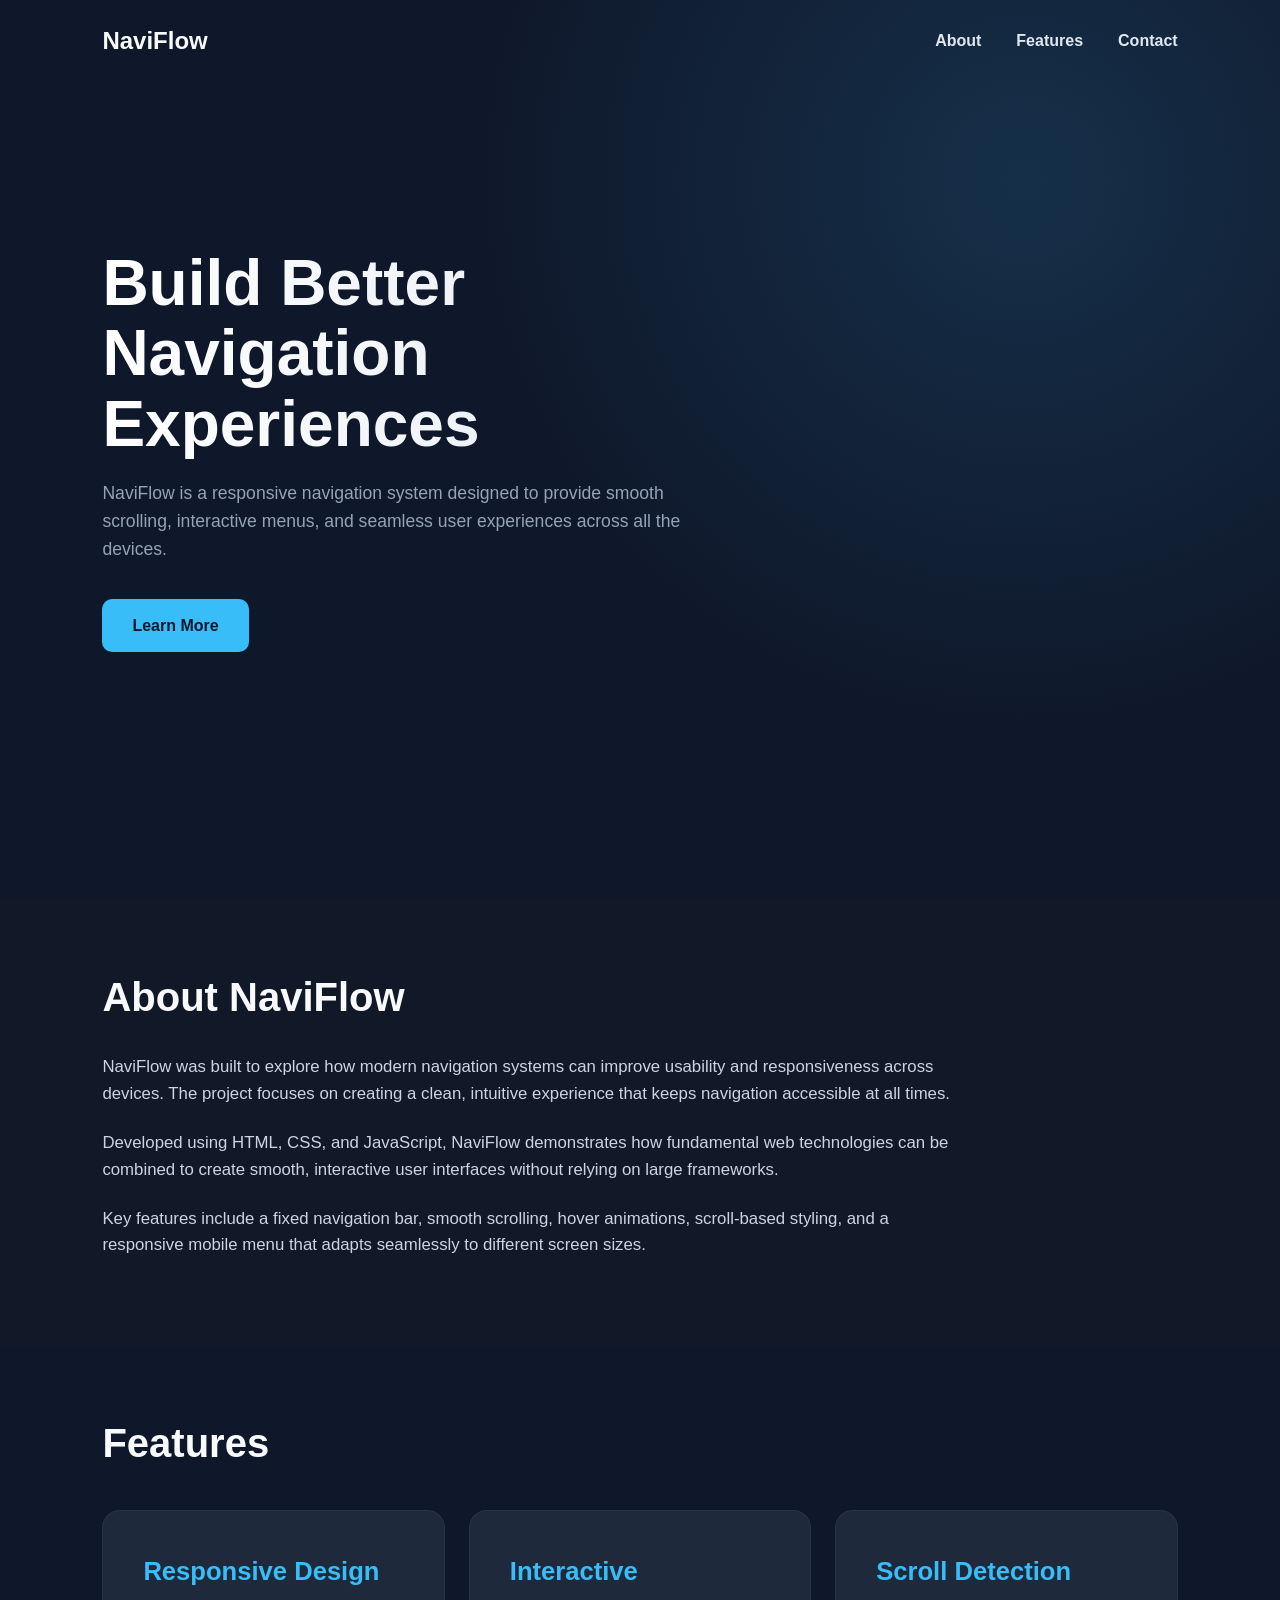
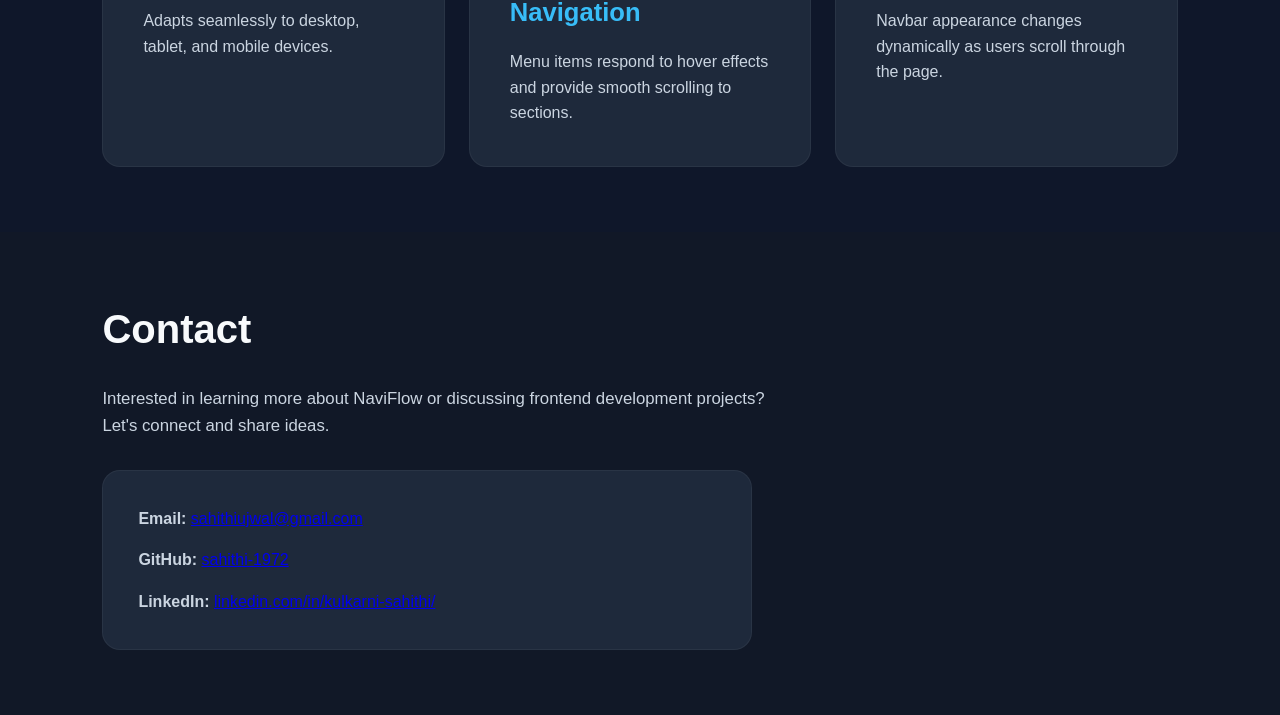
<file: Task1/index.html>
<!DOCTYPE html>
<html lang="en">
    <link href="https://fonts.googleapis.com/css2?family=Space+Grotesk:wght@500;700;800&display=swap" rel="stylesheet">
    <head>
        <meta charset="UTF-8">
        <meta name="viewport" content="width=device-width, initial-scale=1.0">
        <title>NaviFlow</title>
        <link rel="stylesheet" href="style.css">
    </head>
    <body>
        <nav>
            <div class ="logo">
                <h1>NaviFlow</h1>
            </div>
            <button class="hamburger">
                ☰
            </button>
            <ul class="nav-links">
                <li><a href="#about">About</a></li>
                <li><a href="#features">Features</a></li>
                <li><a href="#contact">Contact</a></li>
            </ul>   
        </nav>
        <section id ="home">
            <div class ="hero-content">
                <h2>Build Better Navigation Experiences</h2>
                <p>
                    NaviFlow is a responsive navigation system designed 
                    to provide smooth scrolling, interactive menus, 
                    and seamless user experiences across all the devices.
                </p>
                <a href="#about" class="hero-btn">Learn More</a>
            </div>
        </section>
        <section id="about">
            <h2>About NaviFlow</h2>
            <p>
            NaviFlow was built to explore how modern navigation systems can
            improve usability and responsiveness across devices. The project
            focuses on creating a clean, intuitive experience that keeps
            navigation accessible at all times.
           </p>

           <p>
           Developed using HTML, CSS, and JavaScript, NaviFlow demonstrates
           how fundamental web technologies can be combined to create smooth,
           interactive user interfaces without relying on large frameworks.
           </p>

           <p>
           Key features include a fixed navigation bar, smooth scrolling,
           hover animations, scroll-based styling, and a responsive mobile
           menu that adapts seamlessly to different screen sizes.
           </p>
        </section>
        <section id ="features">
            <h2>Features</h2>
            <div class="feature-container">
                <div class ="feature-card">
                    <h3>Responsive Design</h3>
                    <p>
                        Adapts seamlessly to desktop, tablet, 
                        and mobile devices.
                    </p>
                </div>
                
                <div class ="feature-card">
                    <h3>Interactive Navigation</h3>
                    <p>
                        Menu items respond to hover effects and 
                        provide smooth scrolling to sections.
                    </p>
                 </div>
                 <div class ="feature-card">
                    <h3>Scroll Detection</h3>
                    <p>
                        Navbar appearance changes dynamically 
                        as users scroll through the page.
                    </p>
                 </div>
            </div>
        </section>
        <section id="contact">
            <h2>Contact</h2>
            <p class="contact-intro">
            Interested in learning more about NaviFlow or discussing frontend
            development projects? Let's connect and share ideas.
            </p>
            <div class="contact-card">
            <p><strong>Email:</strong> <a href="mailto:sahithiujwal@gmail.com">sahithiujwal@gmail.com</a></p>
            <p><strong>GitHub:</strong> <a href="https://github.com/sahithi-1972" target="_blank">sahithi-1972</a></p>
            <p><strong>LinkedIn:</strong> <a href="https://www.linkedin.com/in/kulkarni-sahithi/" target="_blank">linkedin.com/in/kulkarni-sahithi/</a></p>
            </div>
        </section>
         <script src="script.js"></script>
    </body>
</html>
</file>
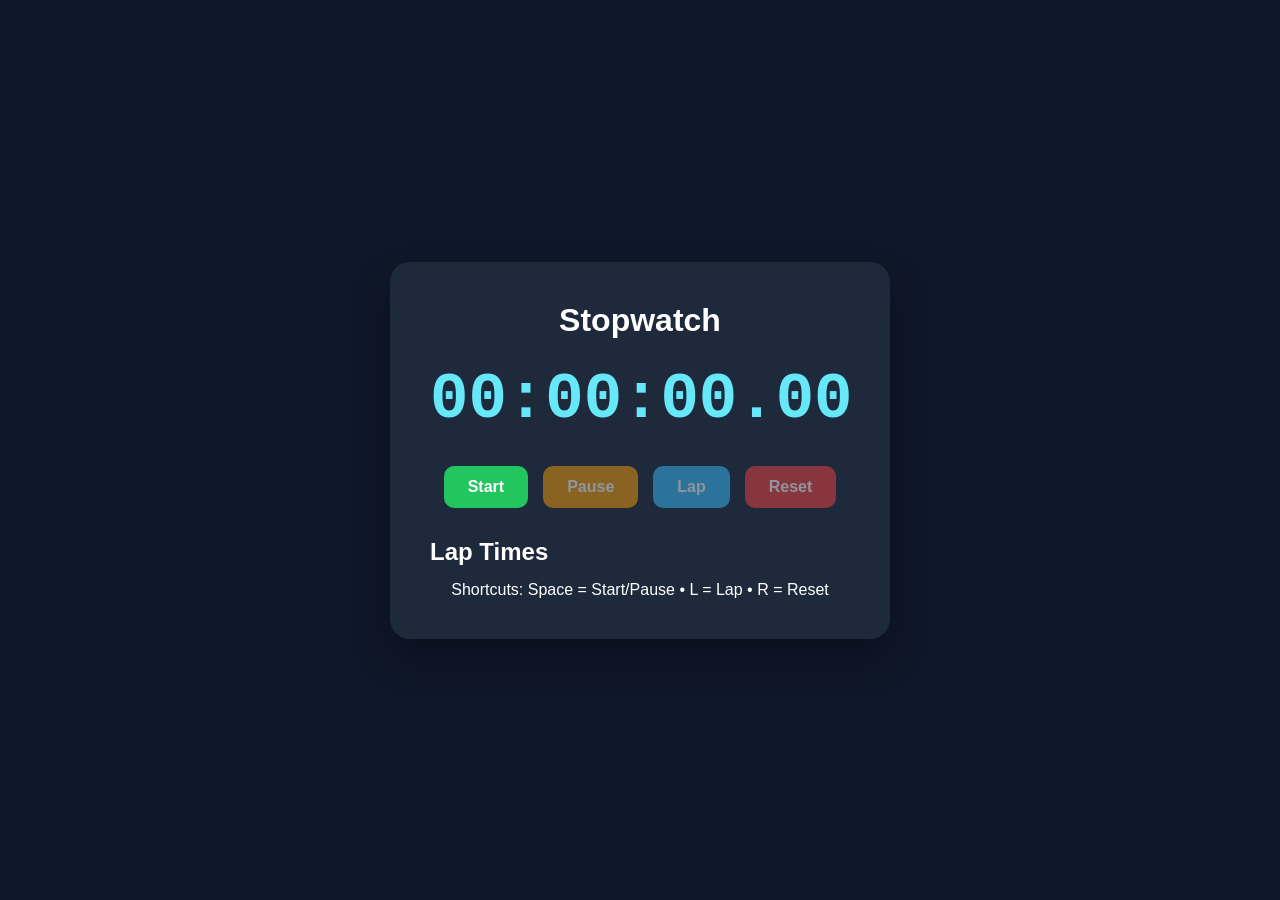
<file: Task2/index.html>
<!DOCTYPE html>
<html lang="en">
<head>
    <meta charset="UTF-8">
    <meta name="viewport" content="width=device-width, initial-scale=1.0">
    <title>Stopwatch</title>
    <link rel="stylesheet" href="style.css">
</head>
<body>

    <div class="container">

        <h1>Stopwatch</h1>

        <div class="display" id="display">
            00:00:00.00
        </div>

        <div class="buttons">
            <button id="start">Start</button>
            <button id="pause" disabled>Pause</button>
            <button id="lap" disabled>Lap</button>
            <button id="reset" disabled>Reset</button>
        </div>

        <div class="laps">
            <h2>Lap Times</h2>
            <ul id="lapList"></ul>
        </div>

        <div class="shortcuts">
        <p>
         Shortcuts:
        Space = Start/Pause •
        L = Lap •
        R = Reset
        </p>
        </div>

    </div>

    <script src="script.js"></script>

</body>
</html>
</file>
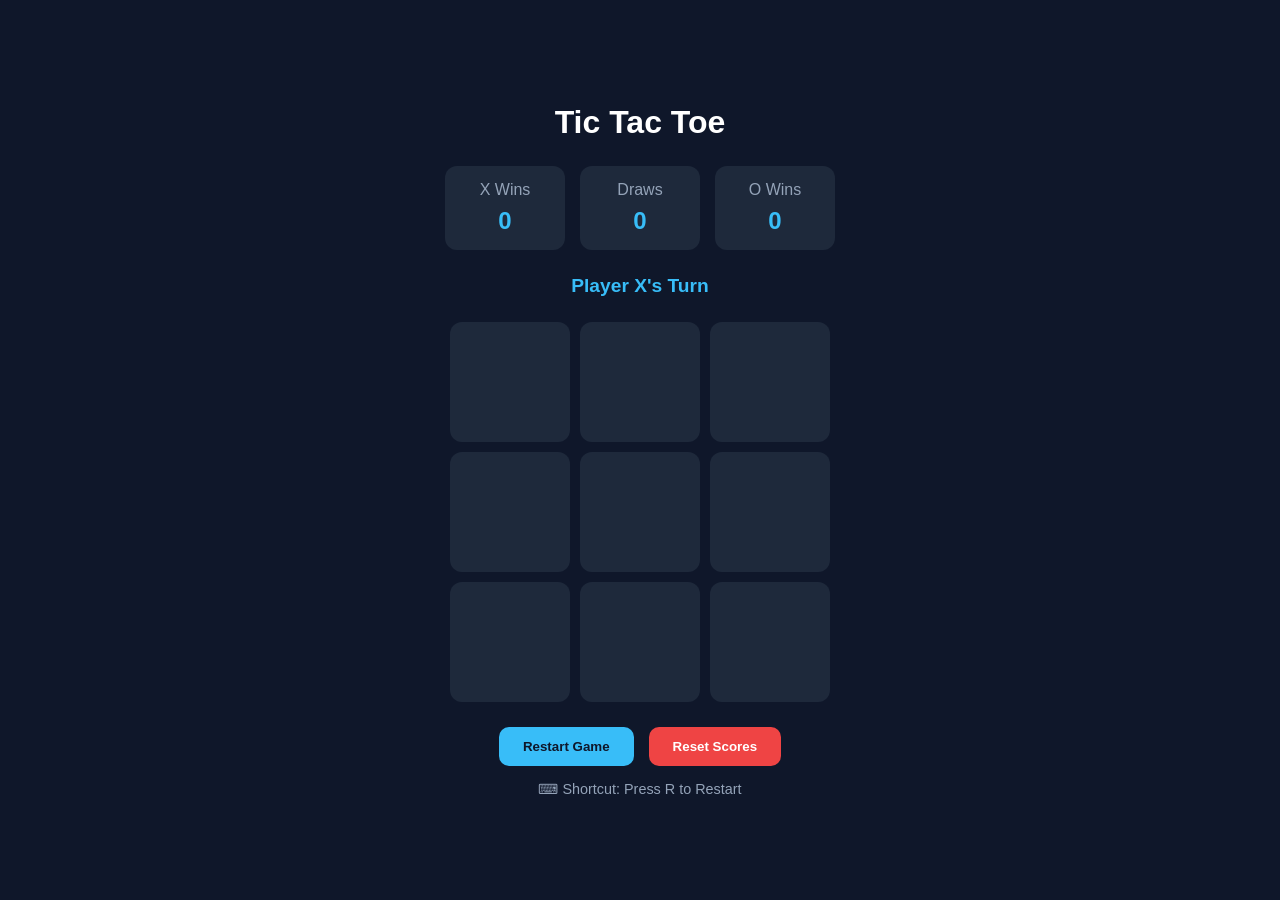
<file: Task3/index.html>
<!DOCTYPE html>
<html lang="en">
<head>
    <meta charset="UTF-8">
    <meta name="viewport" content="width=device-width, initial-scale=1.0">
    <title>NaviFlow Tic Tac Toe</title>
    <link rel="stylesheet" href="style.css">
</head>
<body>

<div class="container">

    <h1>Tic Tac Toe</h1>

    <div class="scoreboard">
        <div class="score-card">
            <span>X Wins</span>
            <h2 id="xScore">0</h2>
        </div>

        <div class="score-card">
            <span>Draws</span>
            <h2 id="drawScore">0</h2>
        </div>

        <div class="score-card">
            <span>O Wins</span>
            <h2 id="oScore">0</h2>
        </div>
    </div>

    <div class="status" id="status">
        Player X's Turn
    </div>

    <div class="board">
        <div class="cell" data-index="0"></div>
        <div class="cell" data-index="1"></div>
        <div class="cell" data-index="2"></div>
        <div class="cell" data-index="3"></div>
        <div class="cell" data-index="4"></div>
        <div class="cell" data-index="5"></div>
        <div class="cell" data-index="6"></div>
        <div class="cell" data-index="7"></div>
        <div class="cell" data-index="8"></div>
    </div>

    <div class="actions">
        <button id="restart">Restart Game</button>
        <button id="resetScores">Reset Scores</button>
    </div>

    <div class="shortcuts">
        ⌨ Shortcut: Press R to Restart
    </div>

</div>

<script src="script.js"></script>
</body>
</html>
</file>
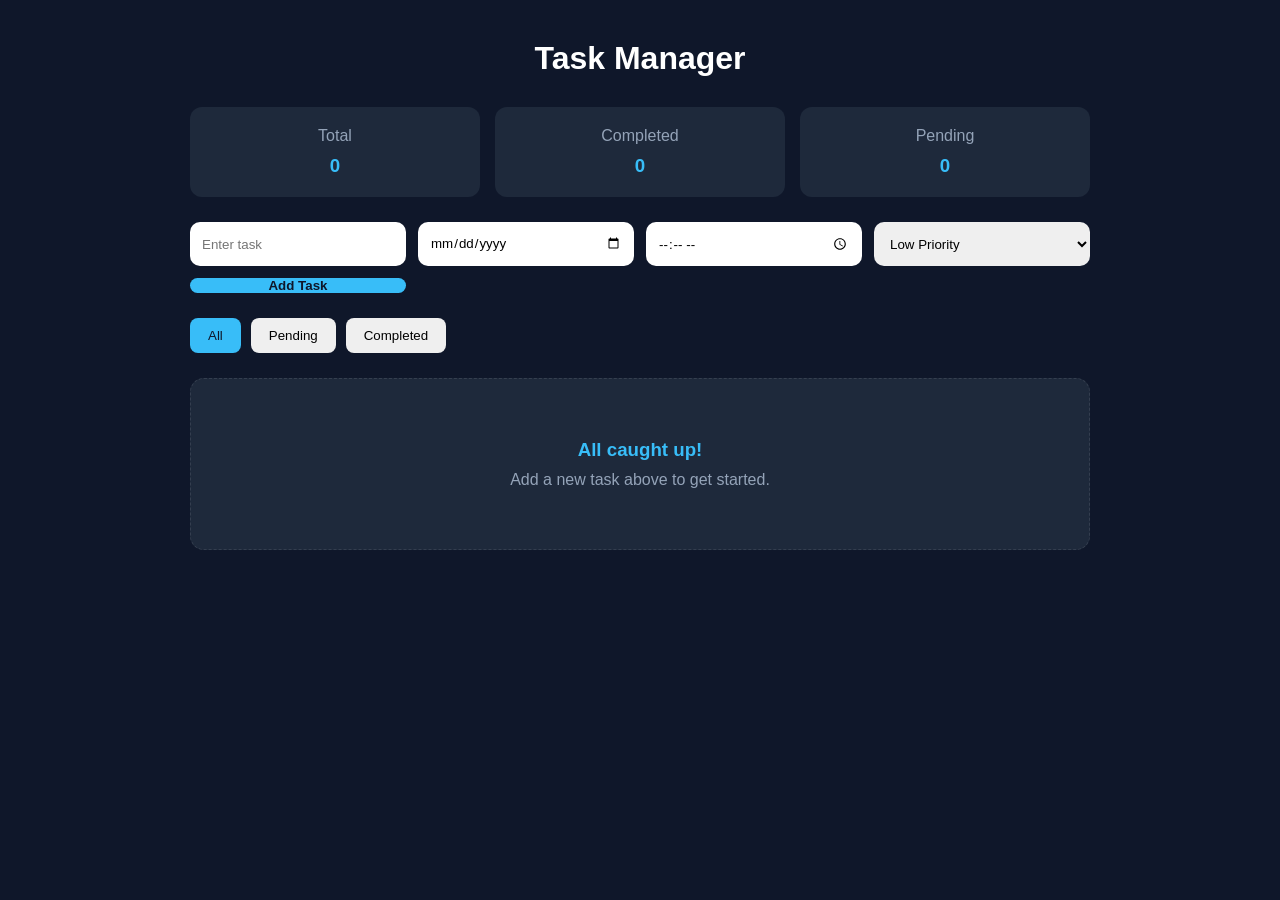
<file: Task4/index.html>
<!DOCTYPE html>
<html lang="en">
<head>
    <meta charset="UTF-8">
    <meta name="viewport" content="width=device-width, initial-scale=1.0">
    <title>Task Manager</title>
    <link rel="stylesheet" href="style.css">
</head>
<body>

<div class="container">

    <h1>Task Manager</h1>

    <div class="stats">
        <div class="stat-card">
            <span>Total</span>
            <h3 id="totalTasks">0</h3>
        </div>

        <div class="stat-card">
            <span>Completed</span>
            <h3 id="completedTasks">0</h3>
        </div>

        <div class="stat-card">
            <span>Pending</span>
            <h3 id="pendingTasks">0</h3>
        </div>
    </div>

    <div class="form">

        <input
            type="text"
            id="taskInput"
            placeholder="Enter task"
        >

        <input
            type="date"
            id="taskDate"
        >

        <input
            type="time"
            id="taskTime"
        >

        <select id="taskPriority">
            <option value="Low">Low Priority</option>
            <option value="Medium">Medium Priority</option>
            <option value="High">High Priority</option>
        </select>

        <button id="addTask">
            Add Task
        </button>

    </div>

    <div class="filters">

        <button class="filter active" data-filter="all">
            All
        </button>

        <button class="filter" data-filter="pending">
            Pending
        </button>

        <button class="filter" data-filter="completed">
            Completed
        </button>

    </div>

    <ul id="taskList"></ul>

</div>

<script src="script.js"></script>

</body>
</html>
</file>
<file: Task1/style.css>
* {
    margin: 0;
    padding: 0;
    box-sizing: border-box;
}

html {
    scroll-behavior: smooth;
}

body {
    background-color: #0f172a;
    color: #f8fafc;
    font-family: Inter, Arial, sans-serif;
    line-height: 1.6;
}

section {
    padding: 65px 8%;
}

nav {
    position: fixed;
    top: 0;
    left: 0;
    width: 100%;
    padding: 22px 8%;
    display: flex;
    justify-content: space-between;
    align-items: center;
    z-index: 1000;
    transition: all 0.3s ease;
}

nav.scrolled {
    background: rgba(15, 23, 42, 0.95);
    backdrop-filter: blur(12px);
    box-shadow: 0 10px 30px rgba(0, 0, 0, 0.25);
    padding: 16px 8%;
}

.logo {
    font-family: "Manrope", sans-serif;
    font-weight: 800;
}

.nav-links {
    display: flex;
    list-style: none;
    gap: 35px;
}

.nav-links a {
    color: #e2e8f0;
    font-weight: 600;
    text-decoration: none;
    position: relative;
    transition: color 0.3s ease;
}

.nav-links a:hover {
    color: #38bdf8;
}

.nav-links a::after {
    content: "";
    position: absolute;
    left: 0;
    bottom: -5px;
    width: 0;
    height: 2px;
    background-color: #38bdf8;
    transition: width 0.3s ease;
}

.nav-links a:hover::after {
    width: 100%;
}

.hamburger {
    display: none;
    background: none;
    border: none;
    color: #ffffff;
    font-size: 2rem;
    cursor: pointer;
}

#home {
    min-height: 100vh;
    display: flex;
    align-items: center;
    background:
        radial-gradient(
            circle at 80% 20%,
            rgba(56, 189, 248, 0.15),
            transparent 45%
        );
}

.hero-content {
    max-width: 700px;
}

.hero-content h2 {
    font-size: clamp(2.8rem, 5vw, 4.2rem);
    line-height: 1.1;
    margin-bottom: 20px;
    max-width: 650px;

    background: linear-gradient(
    to right,
    #ffffff,
    #e2e8f0
);

    background-clip: text;
    -webkit-background-clip: text;
    -webkit-text-fill-color: transparent;
}

.hero-content p {
    max-width: 600px;
    font-size: 1.1rem;
    color: #94a3b8;
    margin-bottom: 35px;
}

.hero-btn {
    display: inline-block;
    padding: 14px 30px;
    background-color: #38bdf8;
    color: #0f172a;
    text-decoration: none;
    font-weight: 700;
    border-radius: 10px;
    transition: all 0.3s ease;
}

.hero-btn:hover {
    background-color: #0ea5e9;
    transform: translateY(-3px);

    box-shadow:
        0 10px 25px rgba(56,189,248,0.35);
}

#about {
    background-color: #111827;
}

#about h2,
#features h2,
#contact h2 {
    font-size: 2.5rem;
    margin-bottom: 25px;
}

#about p {
    max-width: 850px;
    color: #cbd5e1;
    margin-bottom: 22px;
    font-size: 1.05rem;
}

#features {
    background-color: #0f172a;
}

.feature-container {
    display: flex;
    flex-wrap: wrap;
    gap: 24px;
    margin-top: 35px;
}

.feature-card {
    flex: 1;
    min-width: 260px;
    min-height: 220px;

    background-color: #1e293b;

    padding: 40px;

    border-radius: 18px;

    border: 1px solid rgba(255, 255, 255, 0.05);

    transition:
        transform 0.3s ease,
        box-shadow 0.3s ease,
        border-color 0.3s ease;
}

.feature-card:hover {
    transform: translateY(-10px);

    box-shadow:
        0 20px 40px rgba(0, 0, 0, 0.25);

    border-color:
        rgba(56, 189, 248, 0.4);
}

.feature-card h3 {
    margin-bottom: 16px;
    color: #38bdf8;
    font-size: 1.6rem;
}

.feature-card p {
    color: #cbd5e1;
}

#contact {
    background-color: #111827;
}

.contact-intro {
    max-width: 700px;
    color: #cbd5e1;
    margin-bottom: 30px;
    font-size: 1.05rem;
}

.contact-card {
    max-width: 650px;
    background-color: #1e293b;
    padding: 35px;
    border-radius: 18px;
    border: 1px solid rgba(255, 255, 255, 0.05);

    transition:
        transform 0.3s ease,
        box-shadow 0.3s ease,
        border-color 0.3s ease;
}

.contact-card:hover {
    transform: translateY(-5px);

    box-shadow:
        0 15px 35px rgba(0, 0, 0, 0.25);

    border-color:
        rgba(56, 189, 248, 0.4);
}

.contact-card p {
    color: #cbd5e1;
    margin-bottom: 16px;
}

.contact-card p:last-child {
    margin-bottom: 0;
}

@media (max-width: 768px) {

    .hamburger {
        display: block;
    }

    .nav-links {
        position: absolute;
        top: 100%;
        left: 0;

        width: 100%;

        background-color: #0f172a;

        flex-direction: column;
        align-items: center;

        gap: 0;

        height: 0;

        overflow: hidden;

        transition: height 0.3s ease;
    }

    .nav-links.active {
        height: 220px;
    }

    .nav-links li {
        width: 100%;
        text-align: center;
    }

    .nav-links a {
        display: block;
        width: 100%;
        padding: 18px 0;
    }

    .hero-content h2 {
        font-size: 3rem;
    }

    section {
        padding: 60px 7%;
    }

    .feature-card {
        min-height: auto;
    }
}
</file>
<file: Task2/style.css>
*{
    margin:0;
    padding:0;
    box-sizing:border-box;
    font-family:Inter,sans-serif;
}

body{
    min-height:100vh;
    display:flex;
    justify-content:center;
    align-items:center;
    background:#0f172a;
    color:#fff;
}

.container{
    width:90%;
    max-width:500px;
    background:#1e293b;
    padding:40px;
    border-radius:20px;
    text-align:center;
    box-shadow:0 20px 40px rgba(0,0,0,.3);
}

h1{
    margin-bottom:25px;
}

.display {
    font-size: 4rem;
    font-weight: 700;
    font-family: "Courier New", monospace;
    color: #67e8f9;
    margin-bottom: 30px;
}
button:disabled {
    opacity: 0.5;
    cursor: not-allowed;
}



.buttons{
    display:flex;
    flex-wrap:wrap;
    gap:15px;
    justify-content:center;
    margin-bottom:30px;
}

button{
    padding:12px 24px;
    border:none;
    border-radius:10px;
    cursor:pointer;
    font-size:1rem;
    font-weight:600;
    transition:.3s;
}

button:hover{
    transform:translateY(-3px);
}

#start{
    background:#22c55e;
    color:white;
}

#pause{
    background:#f59e0b;
    color:white;
}

#lap{
    background:#38bdf8;
    color:white;
}

#reset{
    background:#ef4444;
    color:white;
}

.laps{
    text-align:left;
}

.laps h2{
    margin-bottom:15px;
}

#lapList{
    list-style:none;
    max-height:250px;
    overflow-y:auto;
}

#lapList li {
    padding: 12px;
    margin-bottom: 10px;
    background: #334155;
    border-radius: 8px;
    font-family: "Courier New", monospace;
}
</file>
<file: Task3/style.css>
*{
    margin:0;
    padding:0;
    box-sizing:border-box;
    font-family:Inter,sans-serif;
}

body{
    min-height:100vh;
    display:flex;
    justify-content:center;
    align-items:center;
    background:#0f172a;
    color:white;
    padding:20px;
}

.container{
    text-align:center;
    width:100%;
    max-width:700px;
}

h1{
    margin-bottom:25px;
}

.scoreboard{
    display:flex;
    justify-content:center;
    gap:15px;
    margin-bottom:25px;
    flex-wrap:wrap;
}

.score-card{
    background:#1e293b;
    padding:15px 25px;
    border-radius:12px;
    min-width:120px;
}

.score-card span{
    display:block;
    color:#94a3b8;
    margin-bottom:8px;
}

.score-card h2{
    color:#38bdf8;
}

.status{
    margin-bottom:25px;
    font-size:1.2rem;
    font-weight:600;
    color:#38bdf8;
}

.board{
    display:grid;
    grid-template-columns:repeat(3,120px);
    grid-template-rows:repeat(3,120px);
    gap:10px;
    justify-content:center;
    margin-bottom:25px;
}

.cell{
    background:#1e293b;
    border-radius:12px;
    display:flex;
    justify-content:center;
    align-items:center;
    font-size:3rem;
    font-weight:700;
    cursor:pointer;
    transition:.3s;
}

.cell:hover{
    background:#334155;
    transform:scale(1.03);
}

.cell.x{
    color:#38bdf8;
}

.cell.o{
    color:#f97316;
}

.cell.winner{
    background:#22c55e;
    color:white;
}

.actions{
    display:flex;
    justify-content:center;
    gap:15px;
    flex-wrap:wrap;
    margin-bottom:15px;
}

button{
    padding:12px 24px;
    border:none;
    border-radius:10px;
    cursor:pointer;
    font-weight:700;
    transition:.3s;
}

button:hover{
    transform:translateY(-3px);
}

#restart{
    background:#38bdf8;
    color:#0f172a;
}

#resetScores{
    background:#ef4444;
    color:white;
}

.shortcuts{
    color:#94a3b8;
    font-size:.9rem;
}

@media(max-width:500px){

    .board{
        grid-template-columns:repeat(3,90px);
        grid-template-rows:repeat(3,90px);
    }

    .cell{
        font-size:2.5rem;
    }
}
</file>
<file: Task4/style.css>
*{
    margin:0;
    padding:0;
    box-sizing:border-box;
    font-family:Inter,sans-serif;
}

body{
    background:#0f172a;
    color:white;
    min-height:100vh;
    display:flex;
    justify-content:center;
    padding:40px 20px;
}

.container{
    width:100%;
    max-width:900px;
}

h1{
    text-align:center;
    margin-bottom:30px;
}

.stats{
    display:flex;
    gap:15px;
    margin-bottom:25px;
    flex-wrap:wrap;
}

.stat-card{
    flex:1;
    min-width:150px;
    background:#1e293b;
    padding:20px;
    border-radius:12px;
    text-align:center;
}

.stat-card span{
    color:#94a3b8;
}

.stat-card h3{
    margin-top:10px;
    color:#38bdf8;
}

.form{
    display:grid;
    grid-template-columns:
        repeat(auto-fit,minmax(180px,1fr));
    gap:12px;
    margin-bottom:25px;
}

input,
select{
    padding:12px;
    border:none;
    border-radius:10px;
}

#addTask{
    border:none;
    background:#38bdf8;
    color:#0f172a;
    font-weight:700;
    border-radius:10px;
    cursor:pointer;
}

.filters{
    display:flex;
    gap:10px;
    margin-bottom:25px;
    flex-wrap:wrap;
}

.filter{
    padding:10px 18px;
    border:none;
    border-radius:8px;
    cursor:pointer;
}

.filter.active{
    background:#38bdf8;
    color:#0f172a;
}

#taskList{
    list-style:none;
}

.task{
    background:#1e293b;
    border-radius:14px;
    padding:20px;
    margin-bottom:15px;
    display:flex;
    justify-content:space-between;
    align-items:center;
    gap:20px;
    flex-wrap:wrap;
}

.task.completed{
    opacity:.7;
}

.task.completed .task-title{
    text-decoration:line-through;
}

.task-info{
    flex:1;
}

.task-title{
    font-size:1.1rem;
    font-weight:600;
    margin-bottom:8px;
}

.task-meta{
    color:#94a3b8;
    font-size:.9rem;
}

.priority{
    display:inline-block;
    margin-top:8px;
    padding:5px 10px;
    border-radius:20px;
    font-size:.8rem;
}

.high{
    background:#ef4444;
}

.medium{
    background:#f59e0b;
}

.low{
    background:#22c55e;
}

.actions{
    display:flex;
    gap:10px;
}

.actions button{
    border:none;
    padding:10px 14px;
    border-radius:8px;
    cursor:pointer;
    font-weight:600;
}

.complete-btn{
    background:#22c55e;
    color:white;
}

.edit-btn{
    background:#38bdf8;
    color:#0f172a;
}

.delete-btn{
    background:#ef4444;
    color:white;
}

@media(max-width:600px){

    .task{
        flex-direction:column;
        align-items:flex-start;
    }

    .actions{
        width:100%;
    }

    .actions button{
        flex:1;
    }
}

.empty-state{
    text-align:center;
    padding:60px 20px;
    background:#1e293b;
    border-radius:14px;
    border:1px dashed rgba(255,255,255,.1);
}

.empty-state h3{
    color:#38bdf8;
    margin-bottom:10px;
}

.empty-state p{
    color:#94a3b8;
}

.empty-icon{
    font-size:3rem;
    margin-bottom:15px;
}
</file>
